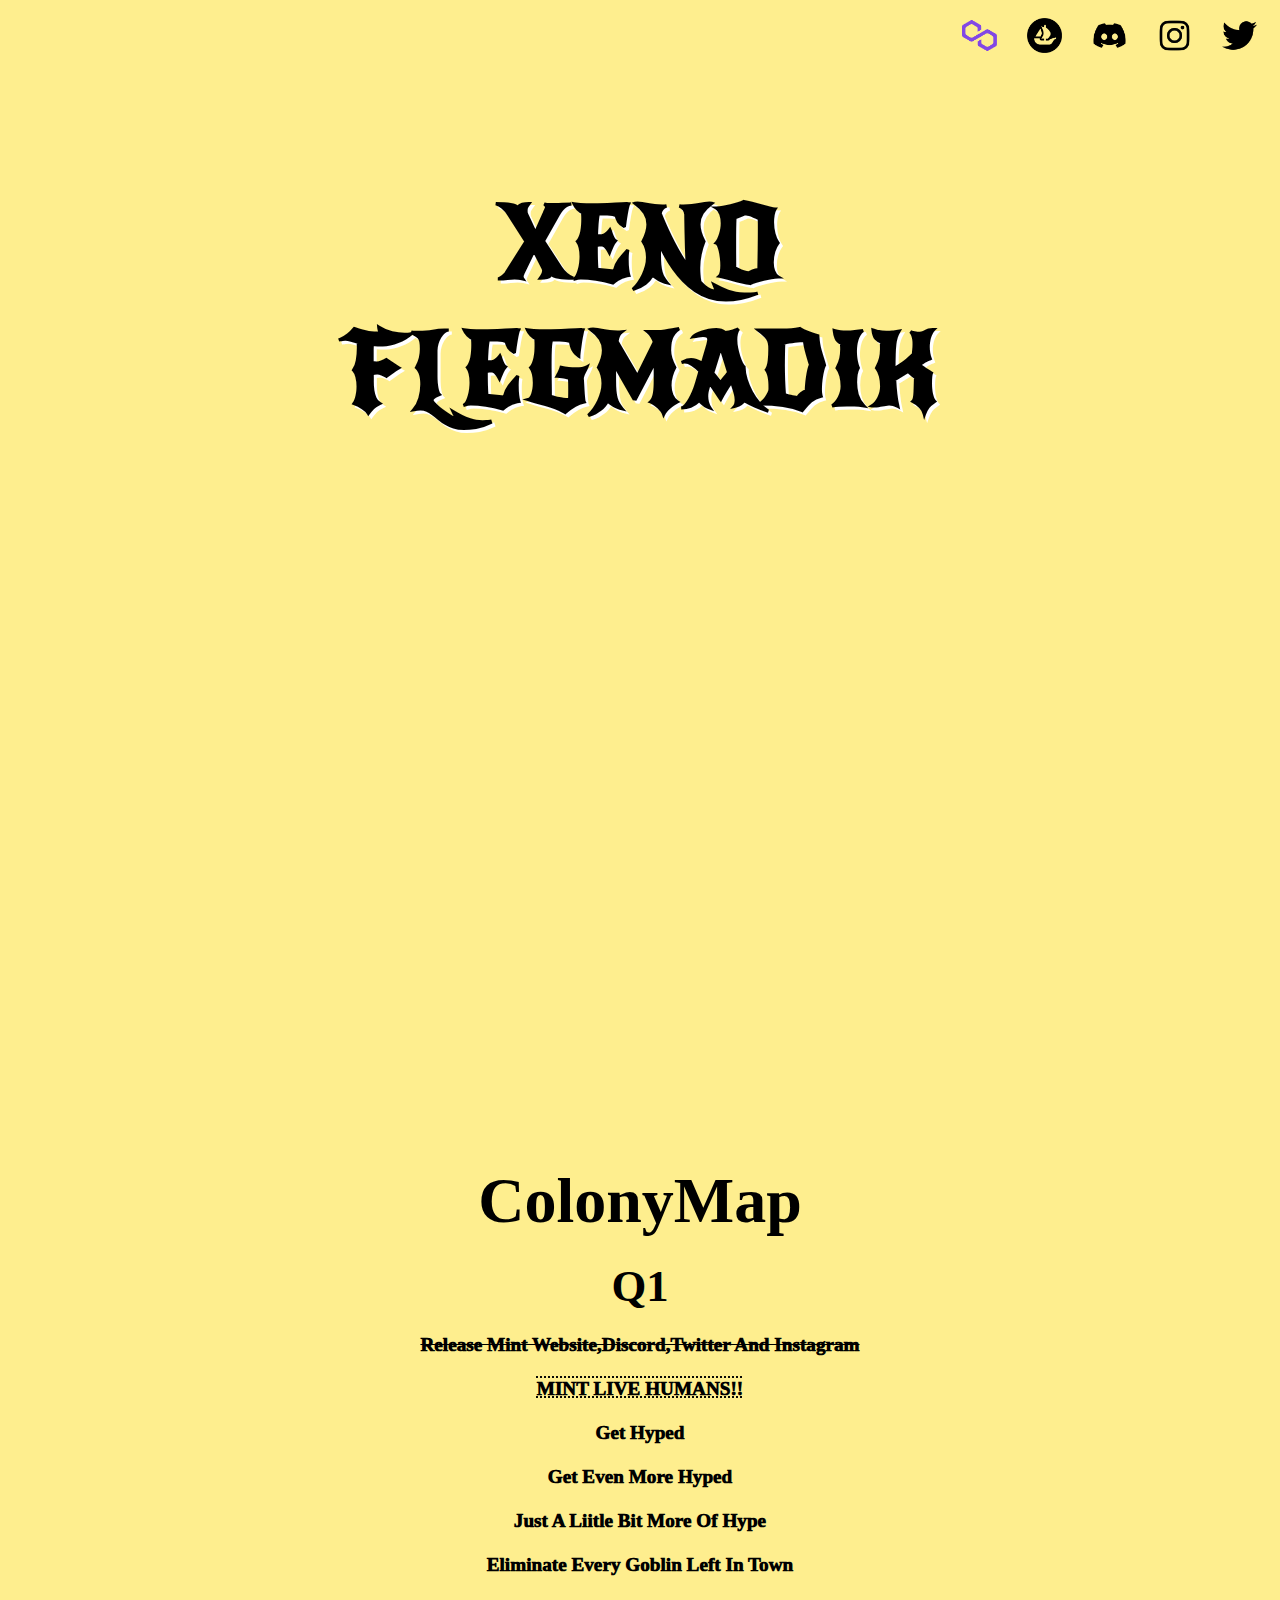
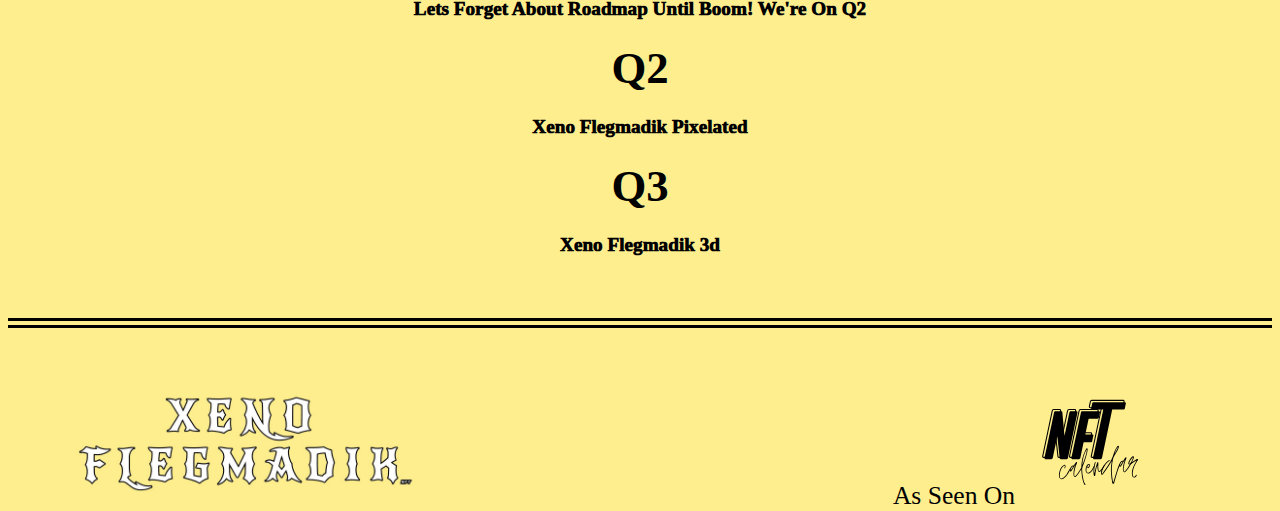
<file: index.html>
<html lang="en">
	<head>
	<link rel="icon" href="Black.png">
			<title>XENO FLEGMADIK</title>
			<link rel="stylesheet" href="footer.css">
			<link rel="stylesheet" href="roadmap.css">
			<link rel="stylesheet" href="iframe.css">
			<link rel="stylesheet" href="socialicon.css">
			<link rel="stylesheet" href="h1.css">
			<link rel="preconnect" href="https://fonts.googleapis.com">
			<link rel="preconnect" href="https://fonts.gstatic.com" crossorigin>
			<link href="https://fonts.googleapis.com/css2?family=New+Rocker&display=swap" rel="stylesheet">
		
	</head>
	<body>
			<!-- socialicon -->
		<div class="topnav">		
				<a href="https://twitter.com/XenoFlegmadik" target="_blank"> 
					<img class="sclimg" src="twitter.png" alt="twitter">
				</a>
				<a href="https://www.instagram.com/xenoflegmadik/" target="_blank"> 
					<img class="sclimg" src="instagram.png" alt="Instagram">
				</a>
				<a href="https://t.co/smPOtGCwNk" target="_blank"> 
					<img class="sclimg" src="discord.png" alt="discord">
				</a>
				<a href="https://opensea.io/collection/xeno-flegmadik" target="_blank"> 
					<img class="sclimg" src="opensea.png" alt="opensea">
				</a>
				<a href="https://polygonscan.com/address/0x8E69C8A72276A0cB2A172Be3c5Dc8229F91E6e0B" target="_blank"> 
					<img class="sclimg" src="polygon.png" alt="polygon">
				</a>
		</div>
		<!-- title xfleg -->
		<h1 style="font-family: 'New Rocker', cursive;">XENO <br> FLEGMADIK</h1> 
		 <!-- mint iframe -->
		<iframe
			src="https://gateway.ipfscdn.io/ipfs/QmWadjbCefyTnh8DMNBJyvZiVhXmFvrFbKzYqzY7WAGEHf/drop.html?contract=0x8E69C8A72276A0cB2A172Be3c5Dc8229F91E6e0B&chainId=137"
			width="600px"
			height="600px"
			style="max-width:100%;"
			frameborder="0"
		>
		</iframe>
		<!-- roadmap -->
		<table>
	<tr>
		<th class="rm">ColonyMap</th>
    </tr>
	<tr>
		<th >Q1</th>
    </tr>
	<tr>
		<td class="achieved">Release mint website,discord,twitter and instagram</td>
	</tr>
	<tr>
		<td class="progress">MINT LIVE HUMANS!!</td>
	</tr>
	<tr>
		<td >Get Hyped</td>
	</tr>
	<tr>
		<td >Get even More Hyped</td>
	</tr>
	<tr>
		<td >Just a liitle bit more of hype</td>
	</tr>
	<tr>
		<td >eliminate every goblin left in town</td>
	</tr>
	<tr>
		<td >lets forget about roadmap until boom! we're on Q2 </td>
	</tr>
	<tr>
		<th >Q2</th>
    </tr>
	<tr>
		<td >Xeno Flegmadik Pixelated</td>
	</tr>
	<tr>
		<th >Q3</th>
    </tr>
	<tr>
		<td >xeno flegmadik 3d</td>
	</tr>
</table>
		
		<footer>
			<div class="seenon">As Seen On 
				<a href="https://nftcalendar.io/event/xeno-flegmadik-mint-phase-1/" targer="_blank">
				<img src="nftcalendar.svg" alt="NFTcalendar" class="nftclndr">
				</a>
			</div>
				
			<div class="xflegftr"> <img src="xfleg.png" alt="xfleg" class="ftrimg" >
			</div>
			
		</footer>
	</body>
 </html>
</file>
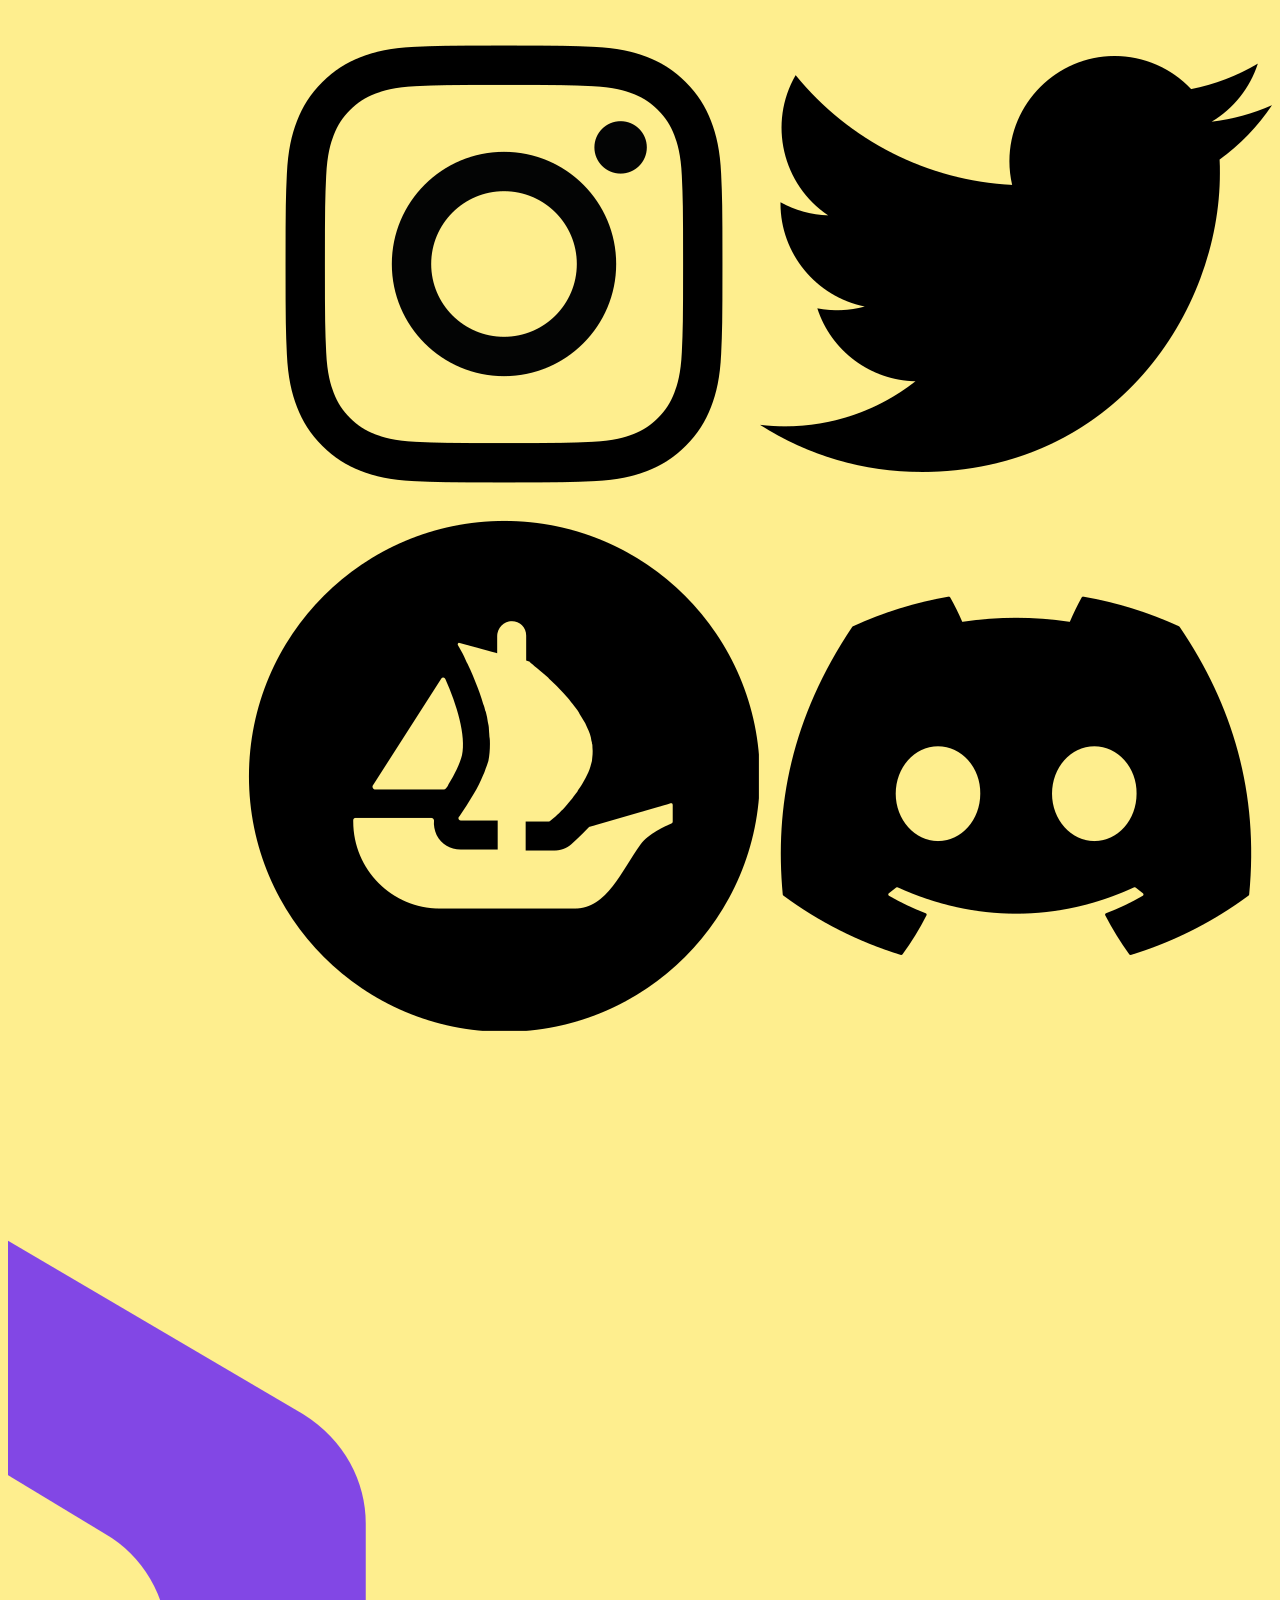
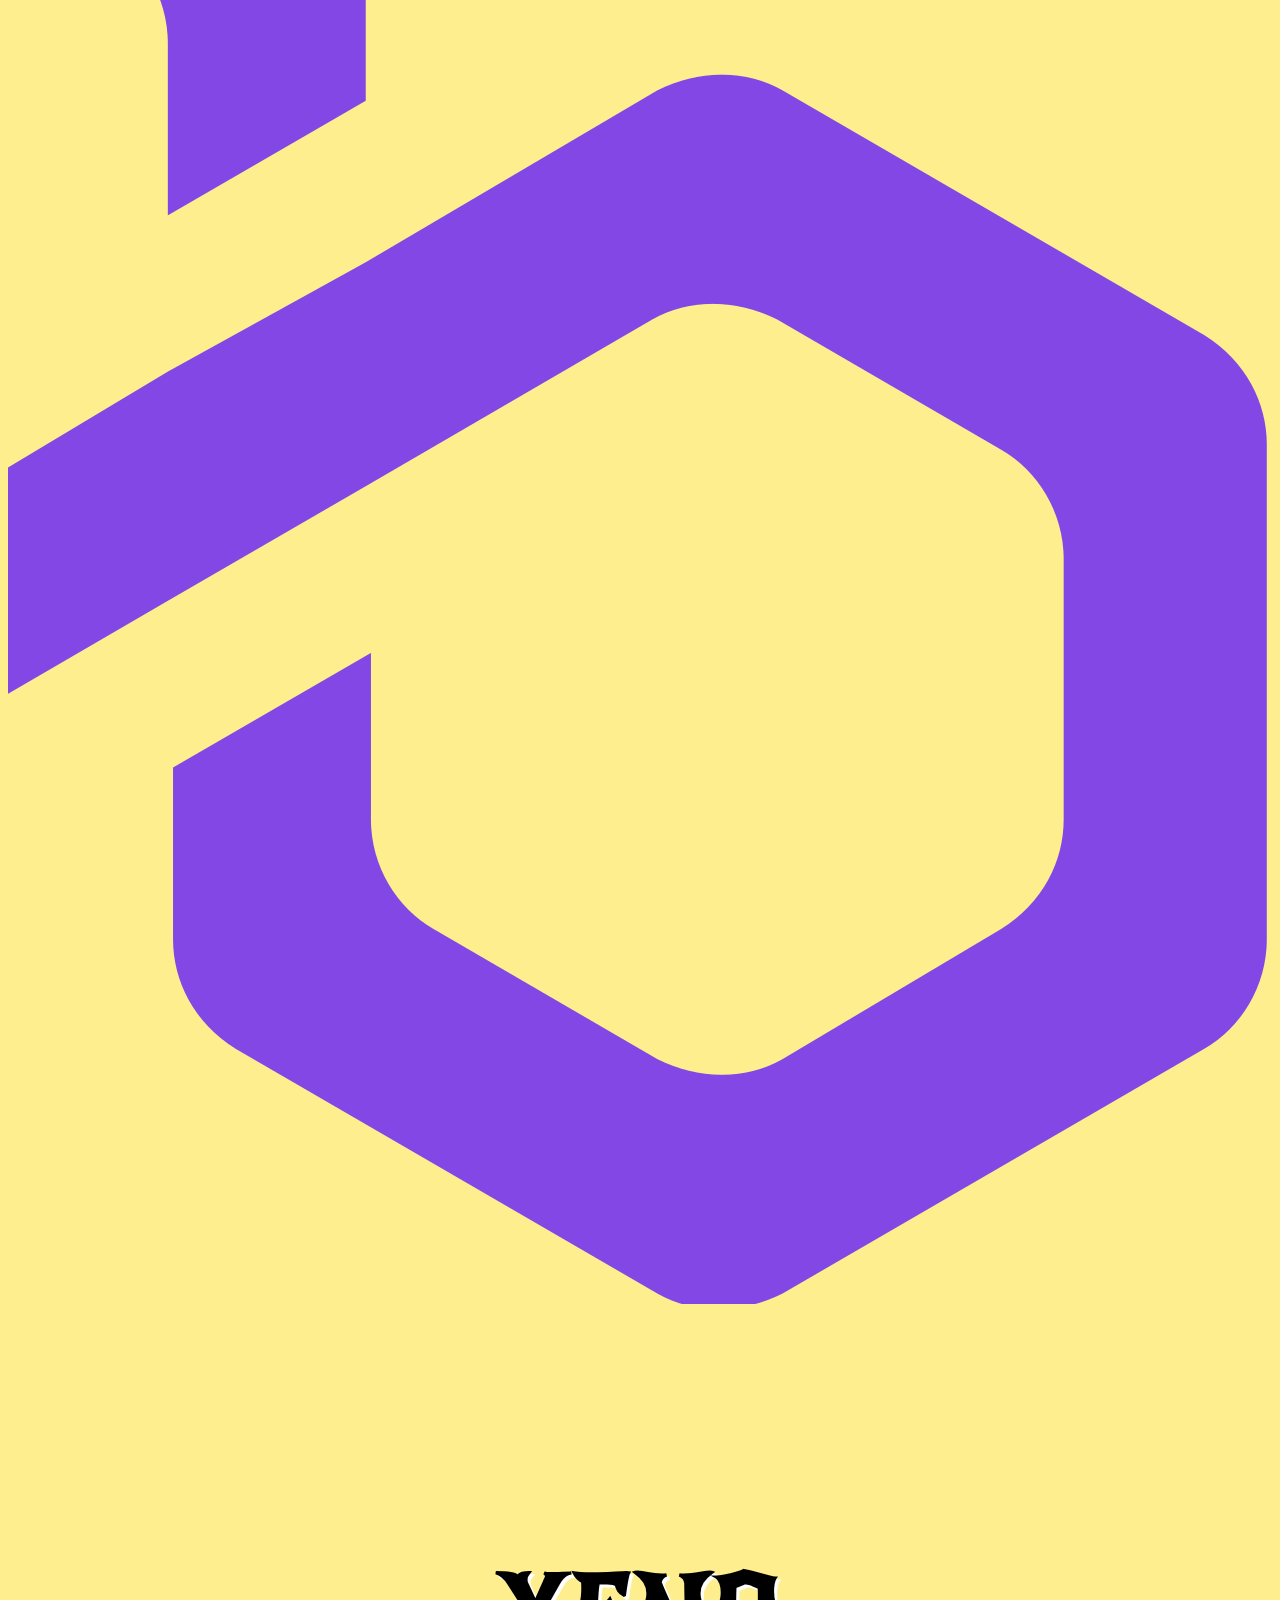
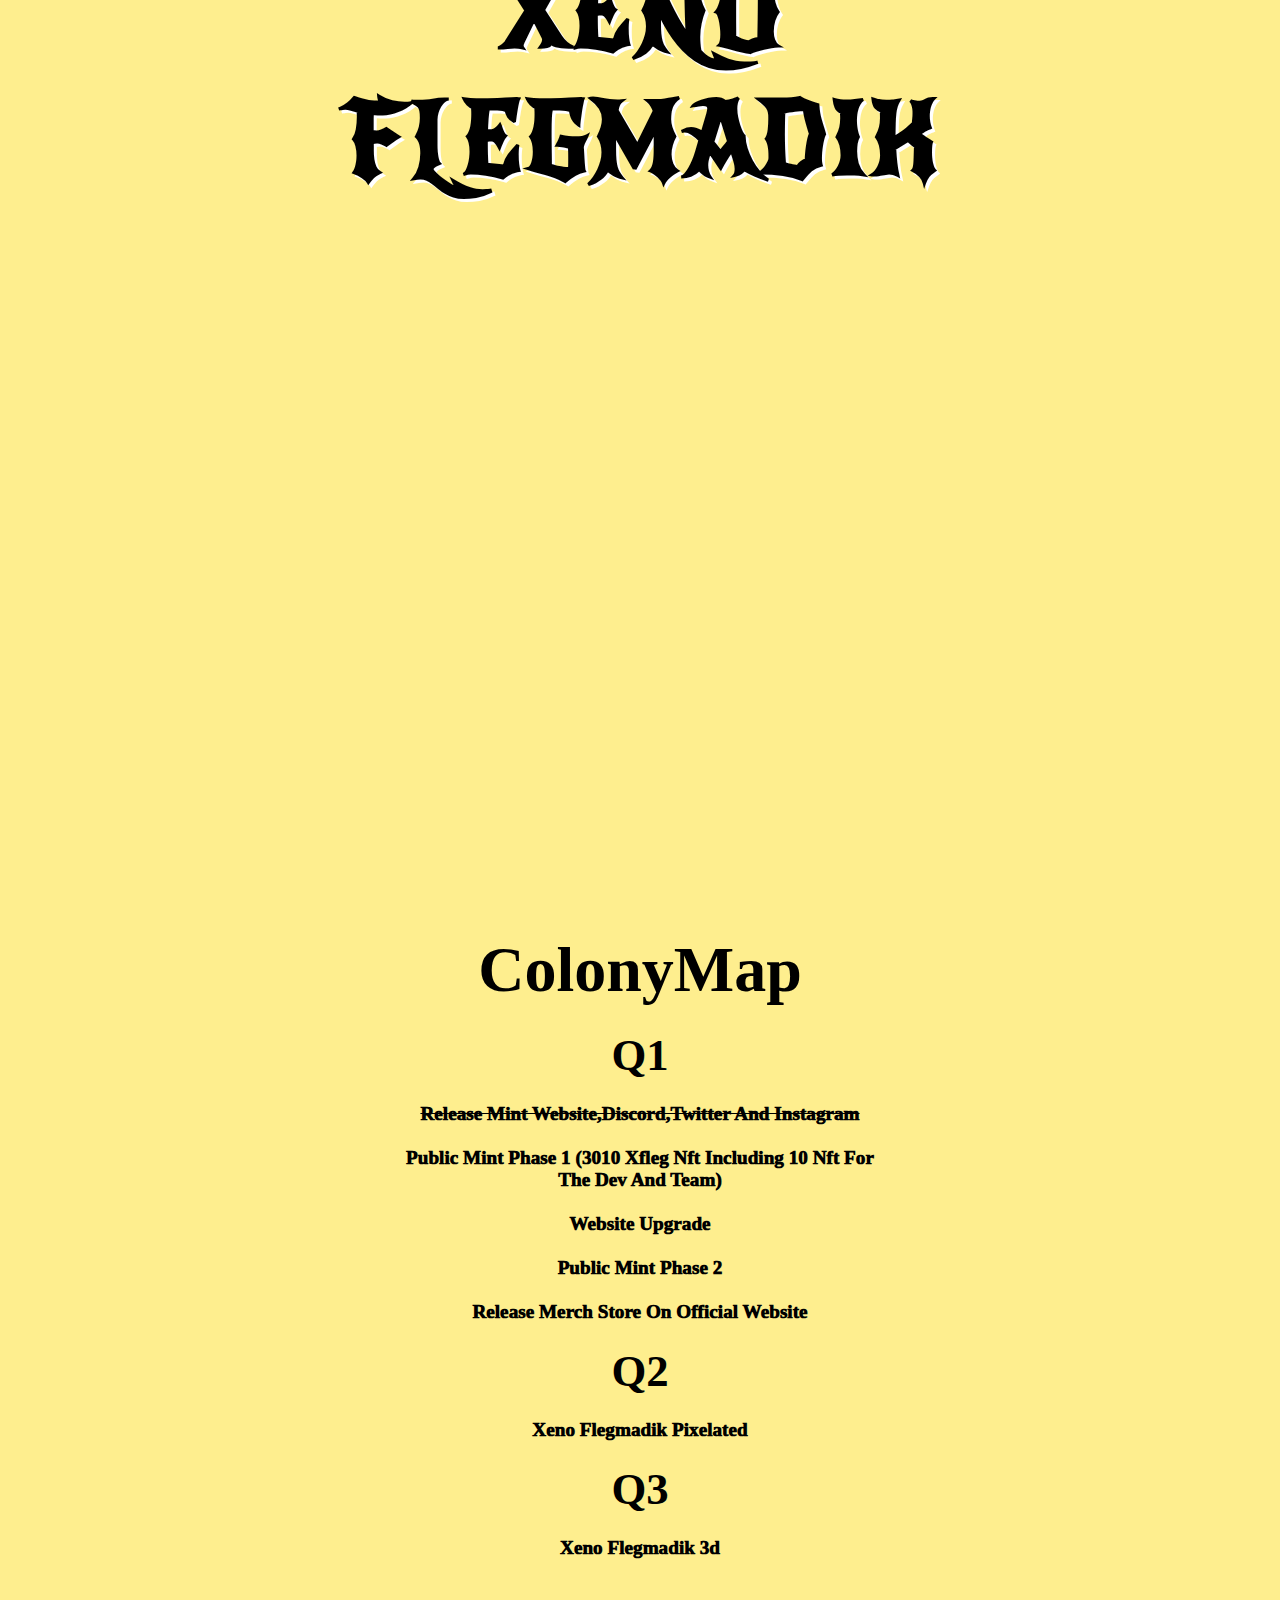
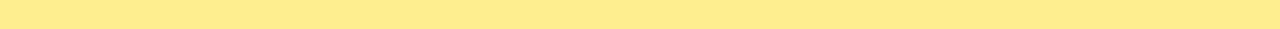
<file: header.html>
<html lang="en">
	<head>
	<link rel="icon" href="Black.png">
			<title>XENO FLEGMADIK</title>
			<link rel="stylesheet" href="roadmap.css">
			<link rel="stylesheet" href="iframe.css">
			<link rel="stylesheet" href="socialicon.css">
			<link rel="stylesheet" href="h1.css">
			<link rel="preconnect" href="https://fonts.googleapis.com">
			<link rel="preconnect" href="https://fonts.gstatic.com" crossorigin>
			<link href="https://fonts.googleapis.com/css2?family=New+Rocker&display=swap" rel="stylesheet">
		
	</head>
	<body>
			<!-- socialicon -->
		<div class="topnav">		
				<a href="https://twitter.com/XenoFlegmadik" target="_blank"> 
					<img src="twitter.png" alt="twitter">
				</a>
				<a href="https://www.instagram.com/xenoflegmadik/" target="_blank"> 
					<img src="instagram.png" alt="Instagram">
				</a>
				<a href="https://t.co/smPOtGCwNk" target="_blank"> 
					<img src="discord.png" alt="discord">
				</a>
				<a href="" target="_blank"> 
					<img src="opensea.png" alt="opensea">
				</a>
				<a href="https://polygonscan.com/address/0x8E69C8A72276A0cB2A172Be3c5Dc8229F91E6e0B" target="_blank"> 
					<img src="polygon.png" alt="polygon">
				</a>
		</div>
		<!-- title xfleg -->
		<h1 style="font-family: 'New Rocker', cursive;">XENO <br> FLEGMADIK</h1> 
		 <!-- mint iframe -->
		<iframe
			src="https://gateway.ipfscdn.io/ipfs/QmWadjbCefyTnh8DMNBJyvZiVhXmFvrFbKzYqzY7WAGEHf/drop.html?contract=0x8E69C8A72276A0cB2A172Be3c5Dc8229F91E6e0B&chainId=137"
			width="600px"
			height="600px"
			style="max-width:100%;"
			frameborder="0"
		>
		</iframe>
		<!-- roadmap -->
		<table>
	<tr>
		<th class="RM">ColonyMap</th>
    </tr>
	<tr>
		<th>Q1</th>
    </tr>
	<tr>
		<td class="achieved">Release mint website,discord,twitter and instagram</td>
	</tr>
	<tr>
		<td>public mint phase 1 (3010 Xfleg nft including 10 nft for the dev and team)</td>
	</tr>
	<tr>
		<td>website upgrade</td>
	</tr>
	<tr>
		<td>public mint phase 2</td>
	</tr>
	<tr>
		<td>release merch store on official website</td>
	</tr>
	<tr>
		<th>Q2</th>
    </tr>
	<tr>
		<td>Xeno Flegmadik Pixelated</td>
	</tr>
	<tr>
		<th>Q3</th>
    </tr>
	<tr>
		<td>xeno flegmadik 3d</td>
	</tr>
</table>

	</body>
 </html>
</file>
<file: footer.css>
footer {
	text-align:center;
	padding-bottom:50px;
	padding-top: 50px;
	border-top: double 10px;
	}
.xflegftr {
	margin-left:50px;
	}
.ftrimg {
	float:left;
	width: 30%; 
  user-select:none;
}
.nftclndr {
	 width: 25%;
  user-select:none;
} 
.seenon {
	font-size:2vw;
	float:right;
	margin-left:50px;
	}
</file>
<file: roadmap.css>
table {
	user-select: none;
	text-transform:capitalize;
	text-align: center;
	width: 40%;
	padding-top: 50px;
	padding-bottom: 50px;
	font-weight: 1000;
	margin-left: auto;
	margin-right: auto;
}
th {
		font-size:3.5vw;
}
td {
		font-size:1.5vw;
}
th:hover, td:hover {
	background-color: #feee8e;
	text-shadow: 1px 1px 50px white white, 0 0 50px white, 0 0 50px #feee8e;
}
th, td {
	padding: 10px;
}

.achieved {
	text-decoration-line: line-through;
}
.progress{
	text-decoration: underline overline dotted #000000;
	}

.rm{
	font-size:5vw;
	)
</file>
<file: iframe.css>
div, iframe {
    margin: 0 auto;
}

iframe {
    display: block;
    border-style:none;
}
</file>
<file: socialicon.css>
/* Add a black background color to the top navigation */
.topnav {
	
  position: -webkit-sticky; /* Safari */
  position: sticky;
  top: 0;
  background-color: #feee8e;
  overflow: hidden;
}

/* Style the links inside the navigation bar */
.topnav a {
  float: right;
  color: #f2f2f2;
  text-align: center;
  text-decoration: none;
  font-size: 17px;
}

/* Change the color of links on hover */
.topnav a:hover {
  background-color: white;
  color: #feee8e;
  border-radius: 25px;
}


.sclimg {
  width: 35px;
  height: 35px;
  }

.sclimg {
vertical-align:top;
	  padding-top: 10px;
	  padding-right: 15px;
	  padding-bottom: 10px;
	  padding-left: 15px; 
}
</file>
<file: h1.css>
body {
	background-color:#feee8e;
}

h1{
	text-shadow: 3px 3px white;
	font-size:8vw;  text-align: center;
  animation: mymove 10s infinite;
  padding-top: 50px;
	  user-select: none;

}

@keyframes mymove {
  50% {transform: rotateY(180deg);}
}
	
}
</file>
